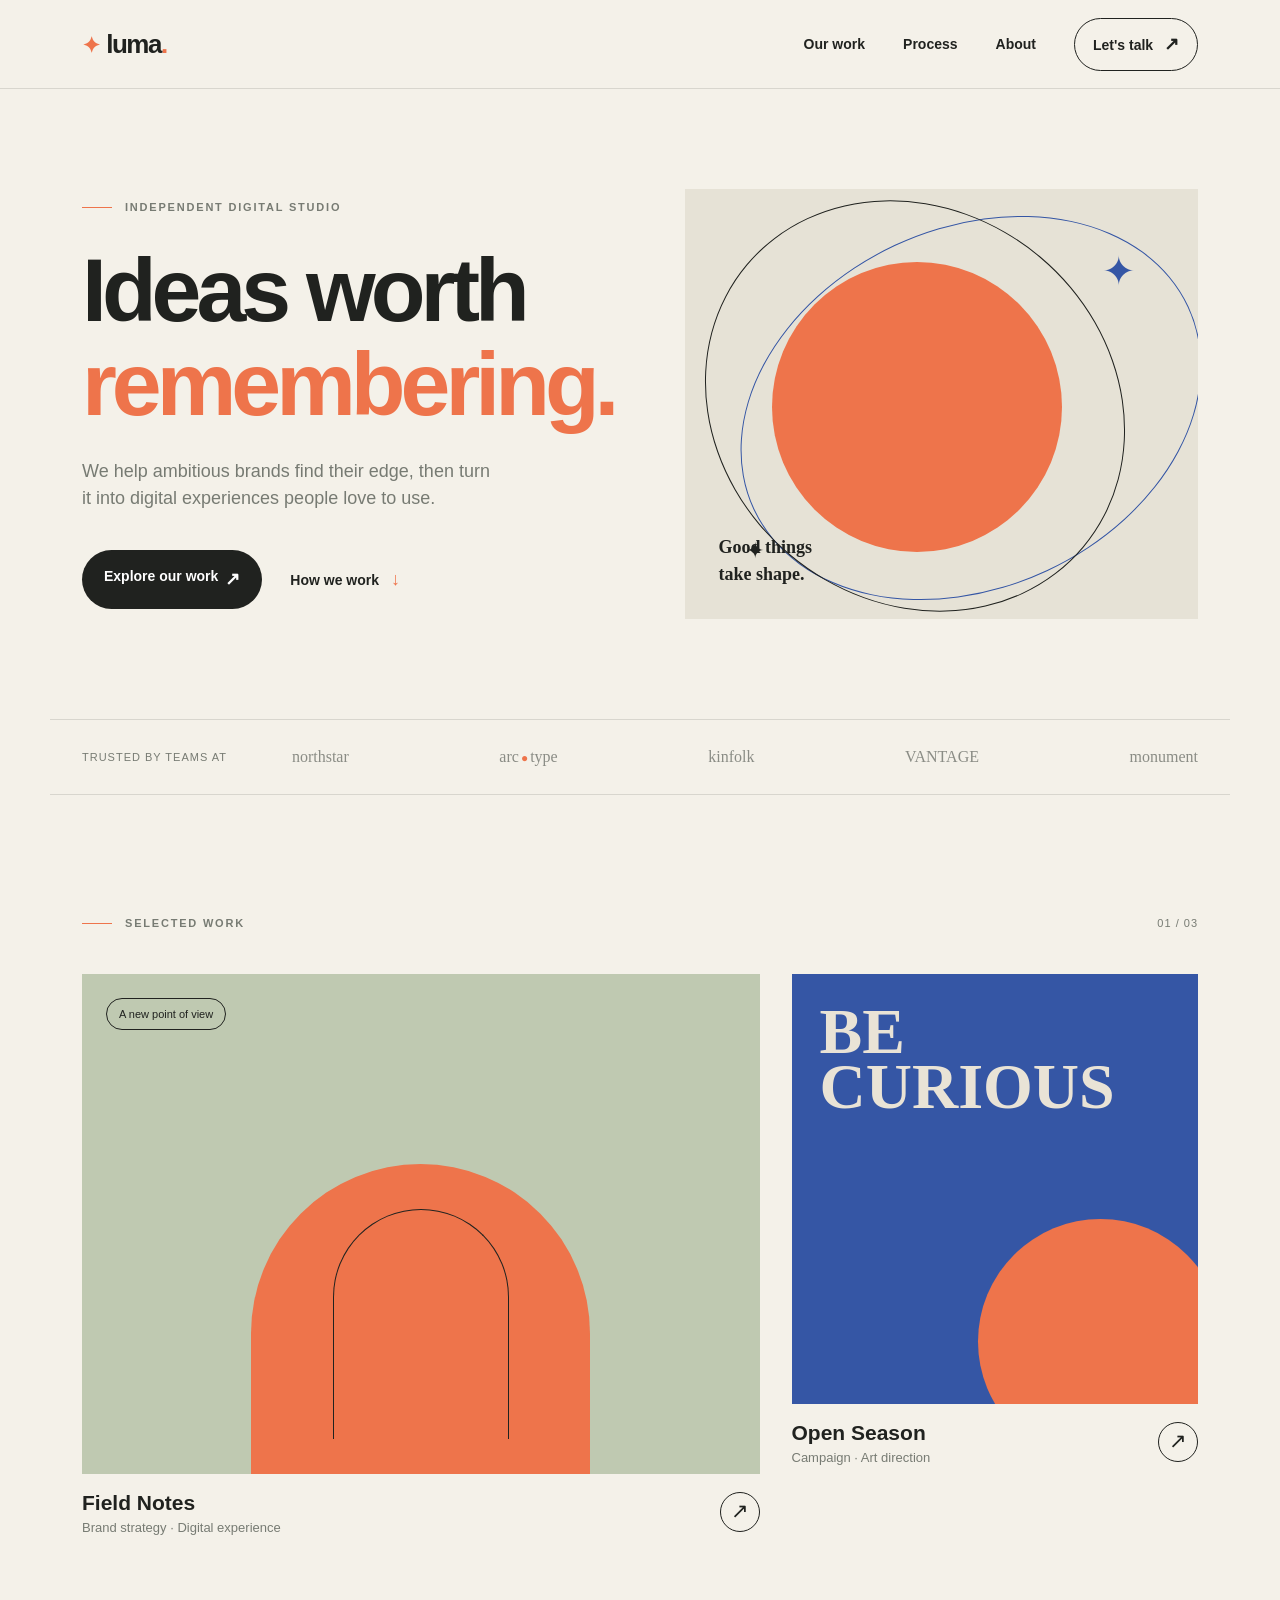
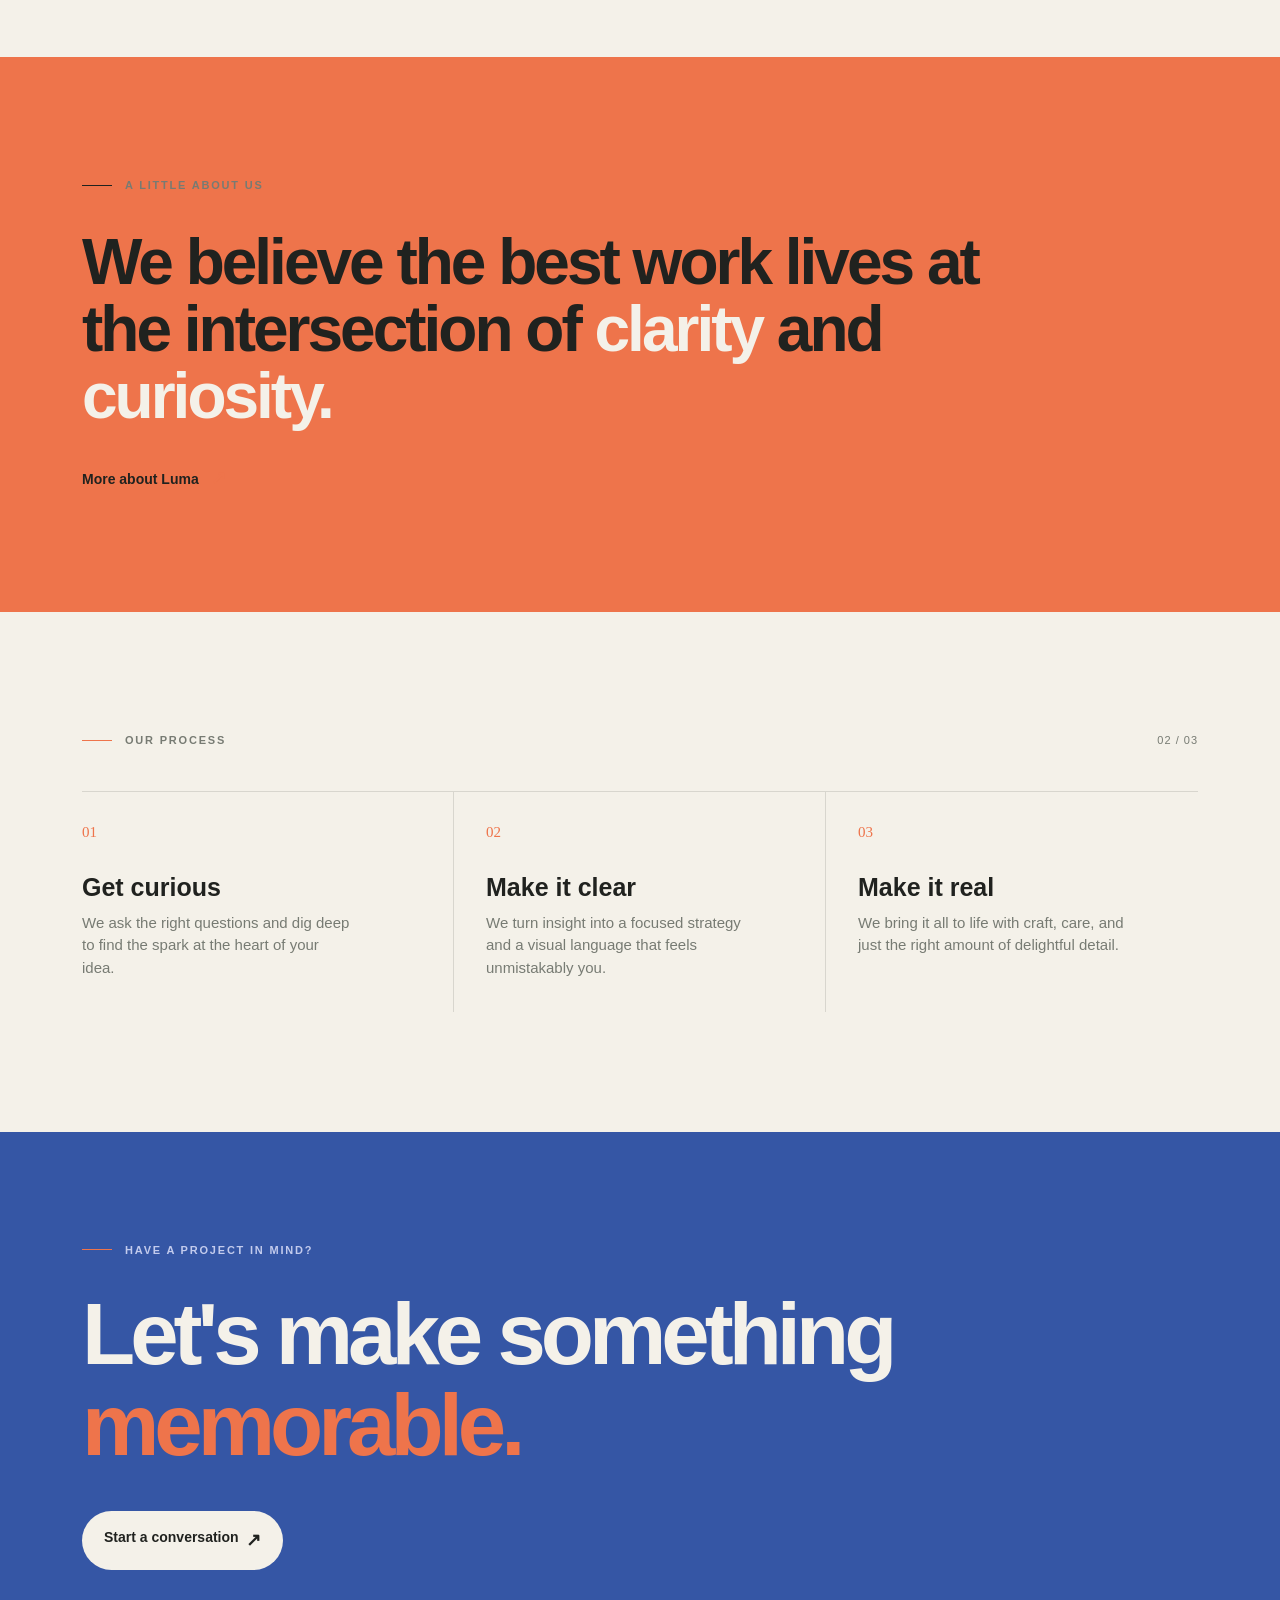
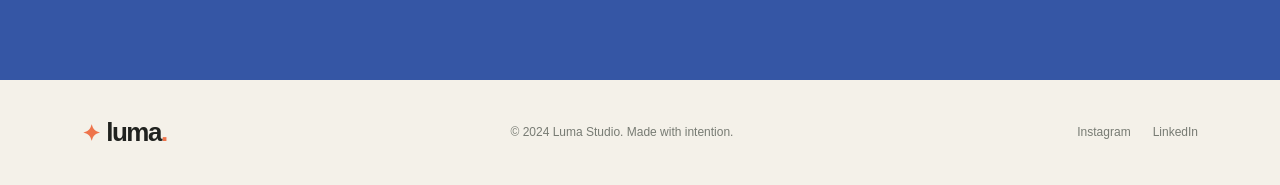
<file: Pr2/index.html>
<!DOCTYPE html>
<html lang="en">
<head>
  <meta charset="UTF-8">
  <meta name="viewport" content="width=device-width, initial-scale=1.0">
  <meta name="description" content="Luma helps growing teams turn bold ideas into beautiful digital products.">
  <title>Luma — Make your next move</title>
  <link rel="stylesheet" href="style.css">
</head>
<body>
  <header class="site-header" id="top">
    <nav class="nav container" aria-label="Main navigation">
      <a class="logo" href="#top" aria-label="Luma home">
        <span class="logo-mark">✦</span> luma<span class="logo-dot">.</span>
      </a>
      <button class="menu-toggle" type="button" aria-label="Open menu" aria-expanded="false">
        <span></span><span></span><span></span>
      </button>
      <div class="nav-links">
        <a href="#work">Our work</a>
        <a href="#process">Process</a>
        <a href="#about">About</a>
        <a class="nav-cta" href="#contact">Let's talk <span>↗</span></a>
      </div>
    </nav>
  </header>

  <main>
    <section class="hero container">
      <div class="hero-copy">
        <p class="eyebrow"><span class="eyebrow-line"></span> Independent digital studio</p>
        <h1>Ideas worth <em>remembering.</em></h1>
        <p class="hero-text">We help ambitious brands find their edge, then turn it into digital experiences people love to use.</p>
        <div class="hero-actions">
          <a class="button button-primary" href="#work">Explore our work <span>↗</span></a>
          <a class="text-link" href="#process">How we work <span>↓</span></a>
        </div>
      </div>
      <div class="hero-art" aria-label="Abstract orange and blue artwork">
        <div class="sun"></div>
        <div class="orbit orbit-one"></div>
        <div class="orbit orbit-two"></div>
        <div class="spark spark-one">✦</div>
        <div class="spark spark-two">✦</div>
        <div class="art-note">Good things<br>take shape.</div>
      </div>
    </section>

    <section class="trusted container" aria-label="Selected clients">
      <p>Trusted by teams at</p>
      <div class="client-list"><span>northstar</span><span>arc<span class="client-symbol">●</span>type</span><span>kinfolk</span><span>VANTAGE</span><span>monument</span></div>
    </section>

    <section class="section container" id="work">
      <div class="section-heading"><p class="eyebrow"><span class="eyebrow-line"></span> Selected work</p><span class="section-number">01 / 03</span></div>
      <div class="work-grid">
        <article class="project-card project-large">
          <div class="project-visual visual-sage"><span class="project-label">A new point of view</span><div class="visual-shape shape-arch"></div><div class="visual-shape shape-window"></div></div>
          <div class="project-meta"><div><h3>Field Notes</h3><p>Brand strategy · Digital experience</p></div><a href="#contact" aria-label="Learn about Field Notes">↗</a></div>
        </article>
        <article class="project-card project-small">
          <div class="project-visual visual-blue"><div class="blue-type">BE<br>CURIOUS</div><div class="blue-orb"></div></div>
          <div class="project-meta"><div><h3>Open Season</h3><p>Campaign · Art direction</p></div><a href="#contact" aria-label="Learn about Open Season">↗</a></div>
        </article>
      </div>
    </section>

    <section class="statement" id="about">
      <div class="container statement-inner"><p class="eyebrow"><span class="eyebrow-line"></span> A little about us</p><h2>We believe the best work lives at the intersection of <span>clarity</span> and <span>curiosity.</span></h2><a class="text-link light-link" href="#contact">More about Luma <span>↗</span></a></div>
    </section>

    <section class="section process-section container" id="process">
      <div class="section-heading"><p class="eyebrow"><span class="eyebrow-line"></span> Our process</p><span class="section-number">02 / 03</span></div>
      <div class="process-grid">
        <article class="process-step"><span class="step-number">01</span><h3>Get curious</h3><p>We ask the right questions and dig deep to find the spark at the heart of your idea.</p></article>
        <article class="process-step"><span class="step-number">02</span><h3>Make it clear</h3><p>We turn insight into a focused strategy and a visual language that feels unmistakably you.</p></article>
        <article class="process-step"><span class="step-number">03</span><h3>Make it real</h3><p>We bring it all to life with craft, care, and just the right amount of delightful detail.</p></article>
      </div>
    </section>

    <section class="contact-section" id="contact">
      <div class="container contact-inner"><p class="eyebrow"><span class="eyebrow-line"></span> Have a project in mind?</p><h2>Let's make something <em>memorable.</em></h2><a class="button button-light" href="mailto:hello@luma.studio">Start a conversation <span>↗</span></a></div>
    </section>
  </main>

  <footer class="footer container"><a class="logo" href="#top"><span class="logo-mark">✦</span> luma<span class="logo-dot">.</span></a><p>© 2024 Luma Studio. Made with intention.</p><div class="social-links"><a href="#top">Instagram</a><a href="#top">LinkedIn</a></div></footer>
  <script src="script.js"></script>
</body>
</html>
</file>
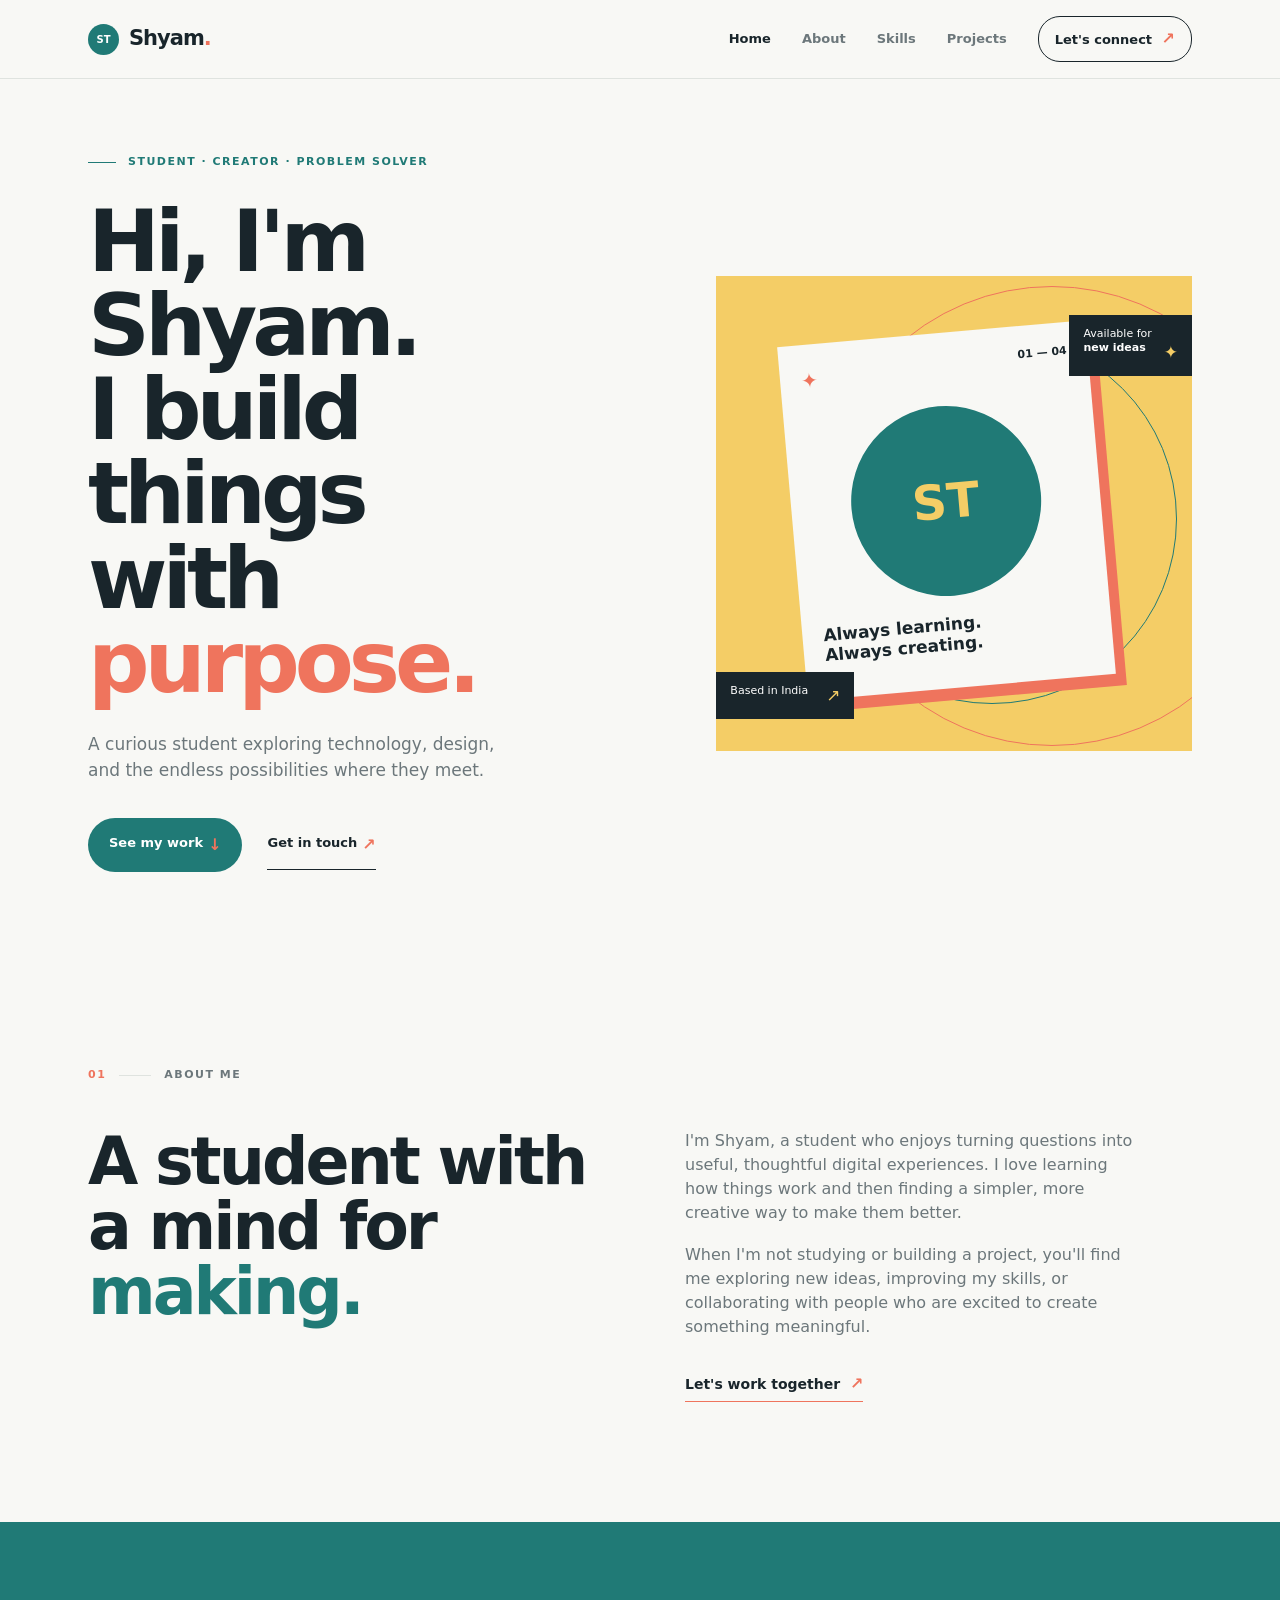
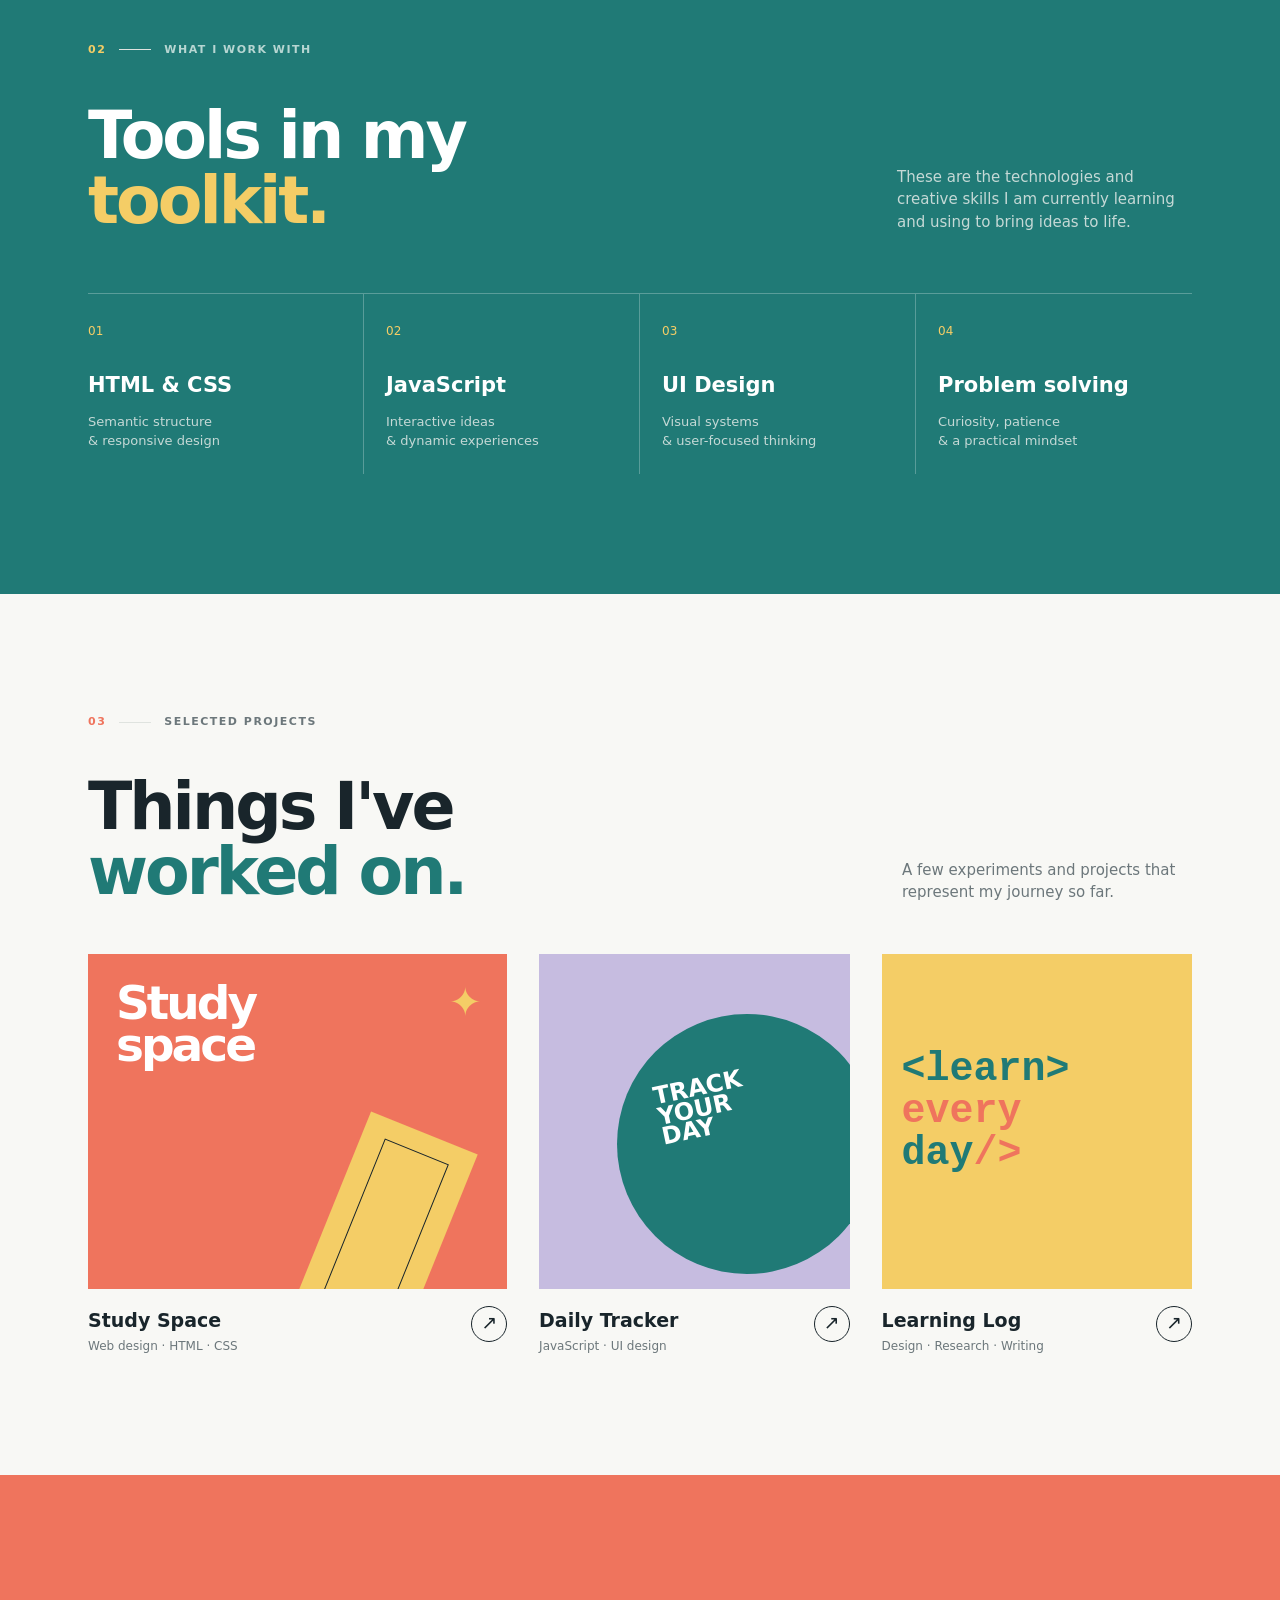
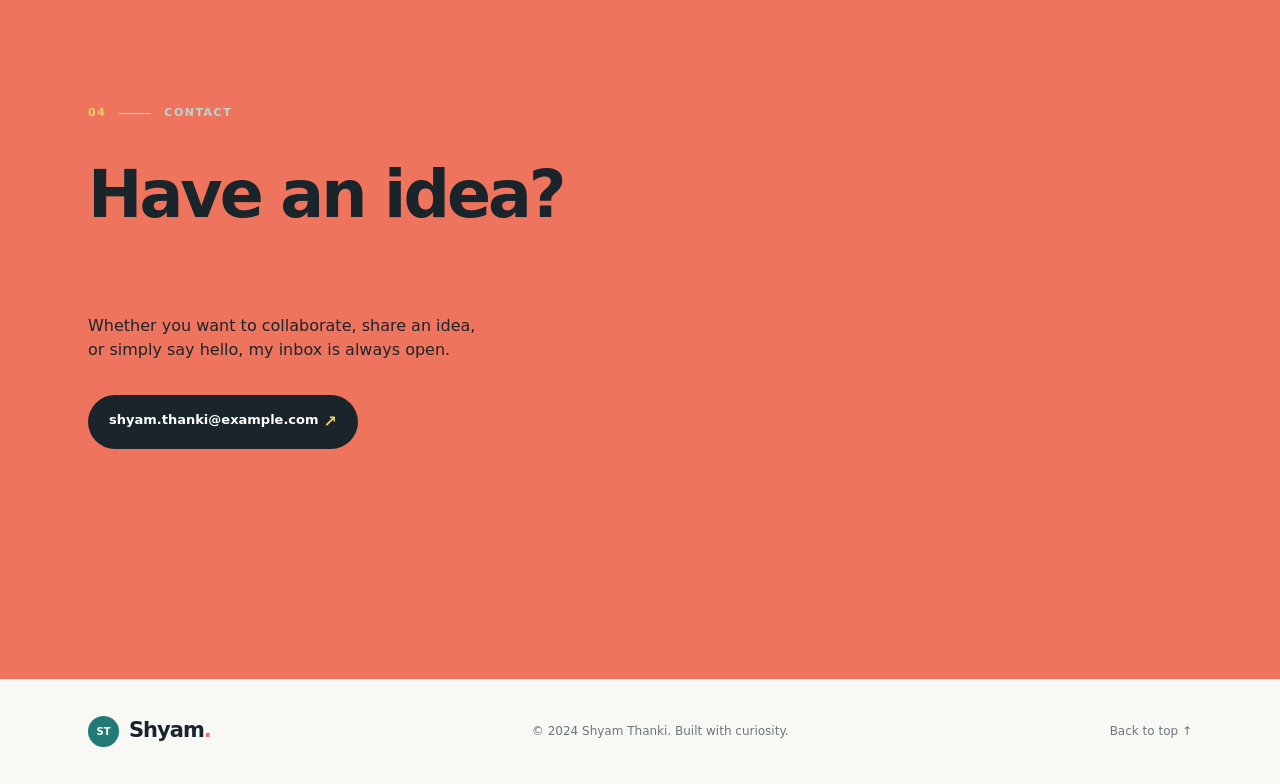
<file: Pr3/index.html>
<!DOCTYPE html>
<html lang="en">
<head>
  <meta charset="UTF-8">
  <meta name="viewport" content="width=device-width, initial-scale=1.0">
  <meta name="description" content="Shyam Thanki's student portfolio. Explore skills, projects, and ways to connect.">
  <title>Shyam Thanki | Student Portfolio</title>
  <link rel="stylesheet" href="style.css">
</head>
<body>
  <header class="site-header">
    <nav class="navbar container" aria-label="Main navigation">
      <a href="#home" class="brand"><span class="brand-mark">ST</span><span>Shyam<span class="accent">.</span></span></a>
      <button class="menu-toggle" type="button" aria-label="Open navigation menu" aria-expanded="false">
        <span></span><span></span><span></span>
      </button>
      <div class="nav-links">
        <a class="active" href="#home">Home</a>
        <a href="#about">About</a>
        <a href="#skills">Skills</a>
        <a href="#projects">Projects</a>
        <a href="#contact" class="nav-button">Let's connect <span>↗</span></a>
      </div>
    </nav>
  </header>

  <main>
    <section class="hero container" id="home">
      <div class="hero-content">
        <p class="eyebrow"><span></span> Student · Creator · Problem solver</p>
        <h1>Hi, I'm <strong>Shyam.</strong><br>I build things<br>with <em>purpose.</em></h1>
        <p class="hero-description">A curious student exploring technology, design, and the endless possibilities where they meet.</p>
        <div class="hero-actions">
          <a href="#projects" class="button primary-button">See my work <span>↓</span></a>
          <a href="#contact" class="button text-button">Get in touch <span>↗</span></a>
        </div>
      </div>
      <div class="hero-visual" aria-label="Abstract profile illustration">
        <div class="visual-ring ring-one"></div><div class="visual-ring ring-two"></div>
        <div class="visual-card"><div class="card-top"><span>✦</span><span>01 — 04</span></div><div class="portrait-shape"><span>ST</span></div><p>Always learning.<br>Always creating.</p></div>
        <div class="floating-tag tag-top">Available for<br><b>new ideas</b> <span>✦</span></div>
        <div class="floating-tag tag-bottom">Based in India <span>↗</span></div>
      </div>
    </section>

    <section class="about section container" id="about">
      <div class="section-label"><span>01</span><span class="label-line"></span><span>About me</span></div>
      <div class="about-content"><h2>A student with a mind for <span>making.</span></h2><div><p>I'm Shyam, a student who enjoys turning questions into useful, thoughtful digital experiences. I love learning how things work and then finding a simpler, more creative way to make them better.</p><p>When I'm not studying or building a project, you'll find me exploring new ideas, improving my skills, or collaborating with people who are excited to create something meaningful.</p><a class="inline-link" href="#contact">Let's work together <span>↗</span></a></div></div>
    </section>

    <section class="skills section" id="skills">
      <div class="container"><div class="section-label light-label"><span>02</span><span class="label-line"></span><span>What I work with</span></div><div class="skills-heading"><h2>Tools in my<br><em>toolkit.</em></h2><p>These are the technologies and creative skills I am currently learning and using to bring ideas to life.</p></div><div class="skill-list"><div class="skill-item"><span class="skill-number">01</span><h3>HTML & CSS</h3><p>Semantic structure<br>& responsive design</p></div><div class="skill-item"><span class="skill-number">02</span><h3>JavaScript</h3><p>Interactive ideas<br>& dynamic experiences</p></div><div class="skill-item"><span class="skill-number">03</span><h3>UI Design</h3><p>Visual systems<br>& user-focused thinking</p></div><div class="skill-item"><span class="skill-number">04</span><h3>Problem solving</h3><p>Curiosity, patience<br>& a practical mindset</p></div></div></div>
    </section>

    <section class="projects section container" id="projects">
      <div class="section-label"><span>03</span><span class="label-line"></span><span>Selected projects</span></div><div class="projects-heading"><h2>Things I've<br><span>worked on.</span></h2><p>A few experiments and projects that represent my journey so far.</p></div>
      <div class="project-grid">
        <article class="project project-main"><div class="project-art art-coral"><span class="art-title">Study<br>space</span><span class="art-star">✦</span><div class="art-window"></div></div><div class="project-info"><div><h3>Study Space</h3><p>Web design · HTML · CSS</p></div><a href="#contact" aria-label="Ask about Study Space">↗</a></div></article>
        <article class="project"><div class="project-art art-lilac"><div class="art-circle"></div><span class="art-label">TRACK<br>YOUR<br>DAY</span></div><div class="project-info"><div><h3>Daily Tracker</h3><p>JavaScript · UI design</p></div><a href="#contact" aria-label="Ask about Daily Tracker">↗</a></div></article>
        <article class="project"><div class="project-art art-yellow"><span class="art-code">&lt;learn&gt;<br><span>every</span><br>day<span>/&gt;</span></span></div><div class="project-info"><div><h3>Learning Log</h3><p>Design · Research · Writing</p></div><a href="#contact" aria-label="Ask about Learning Log">↗</a></div></article>
      </div>
    </section>

    <section class="contact section" id="contact"><div class="container contact-inner"><div class="section-label light-label"><span>04</span><span class="label-line"></span><span>Contact</span></div><h2>Have an idea?<br><em>Let's talk.</em></h2><p>Whether you want to collaborate, share an idea, or simply say hello, my inbox is always open.</p><a class="button light-button" href="mailto:shyam.thanki@example.com">shyam.thanki@example.com <span>↗</span></a></div></section>
  </main>

  <footer class="footer container"><a href="#home" class="brand"><span class="brand-mark">ST</span><span>Shyam<span class="accent">.</span></span></a><p>© 2024 Shyam Thanki. Built with curiosity.</p><div class="footer-links"><a href="#home">Back to top ↑</a></div></footer>
  <div class="toast" role="status" aria-live="polite">Thanks for reaching out!</div>
  <script src="script.js"></script>
</body>
</html>
</file>
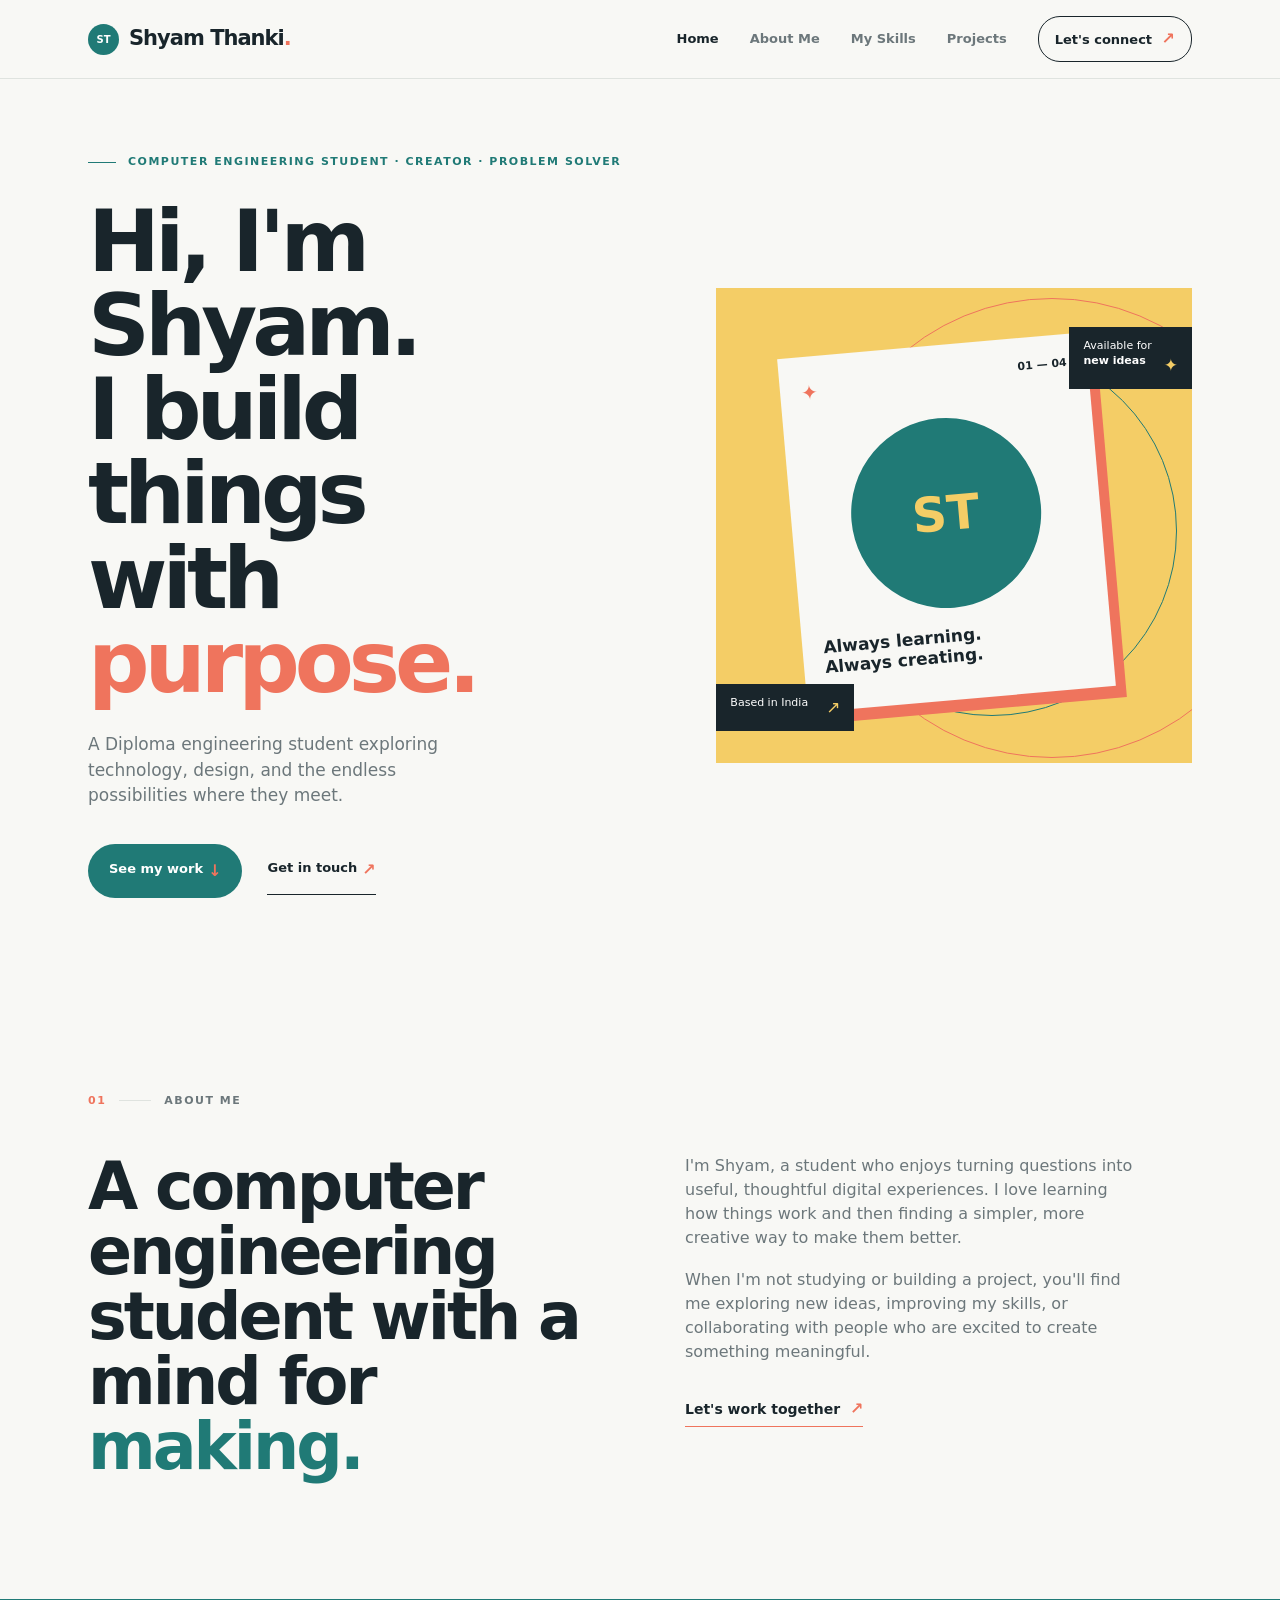
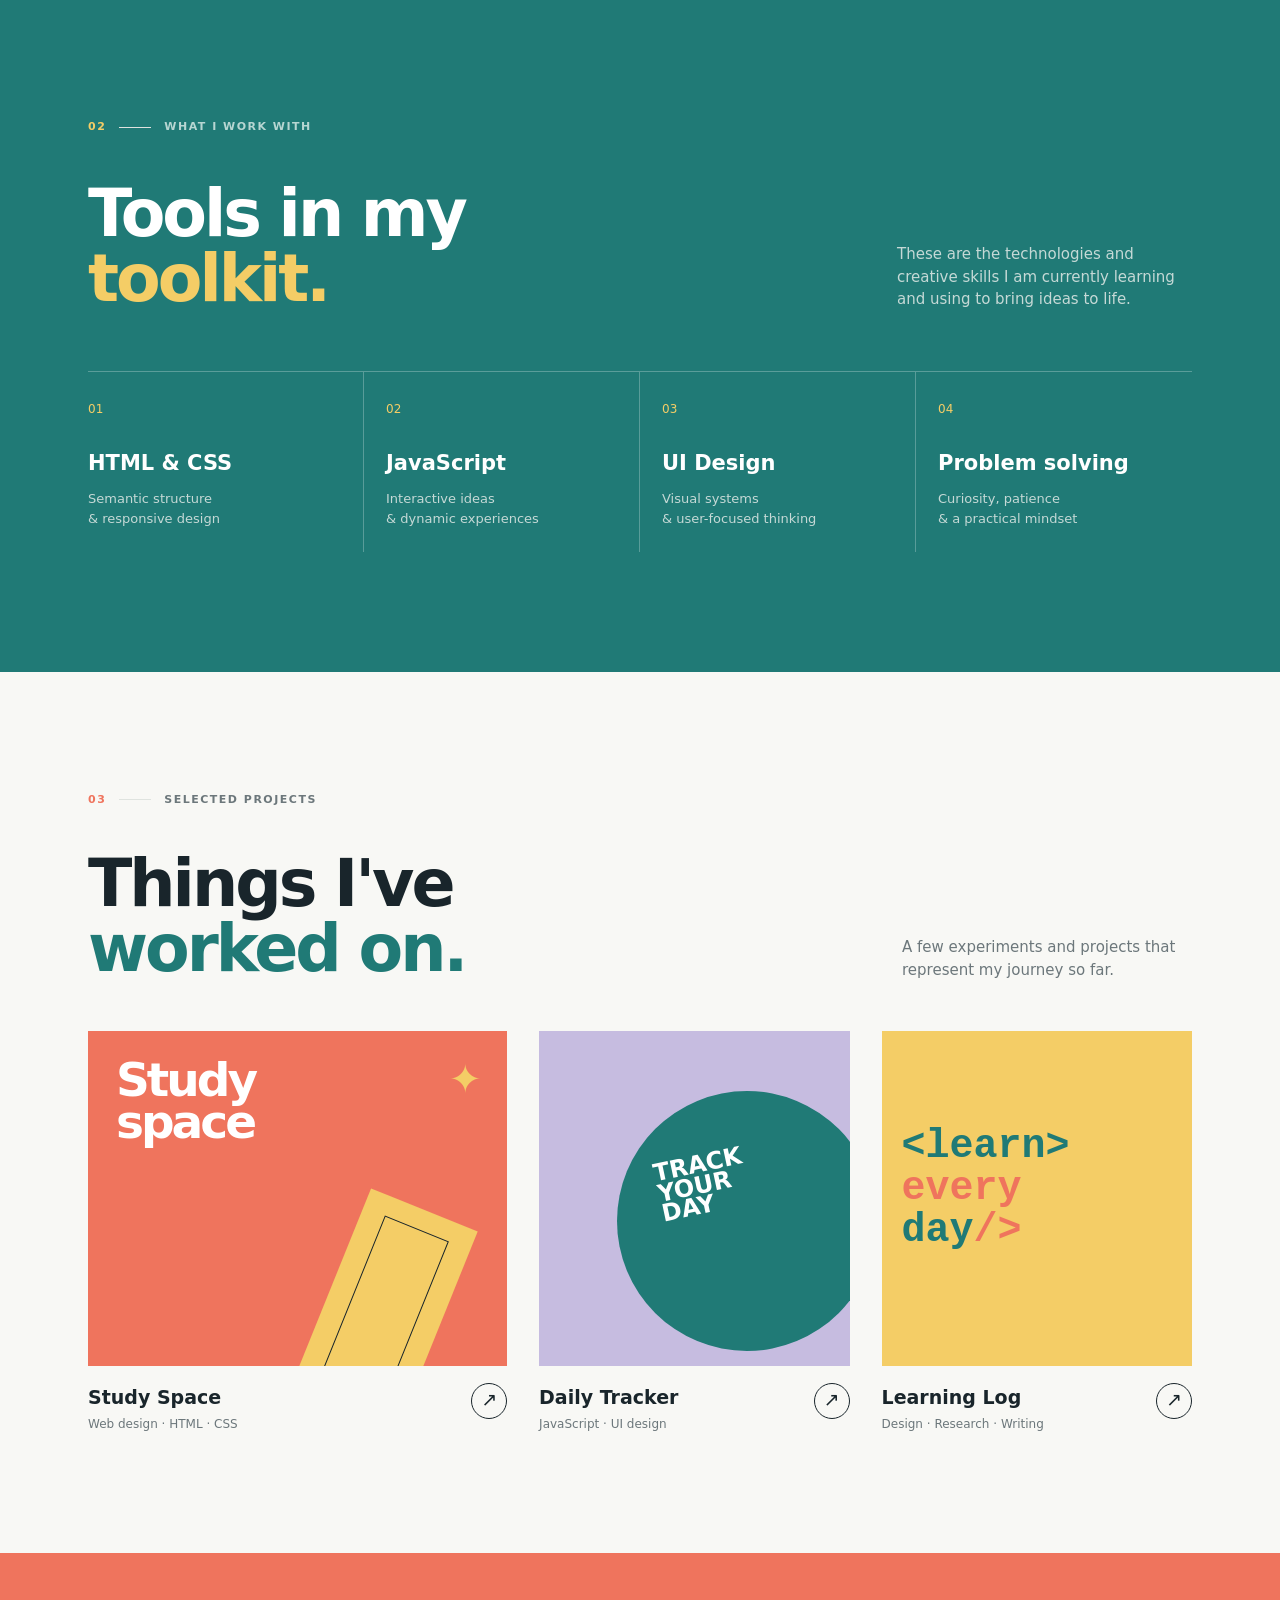
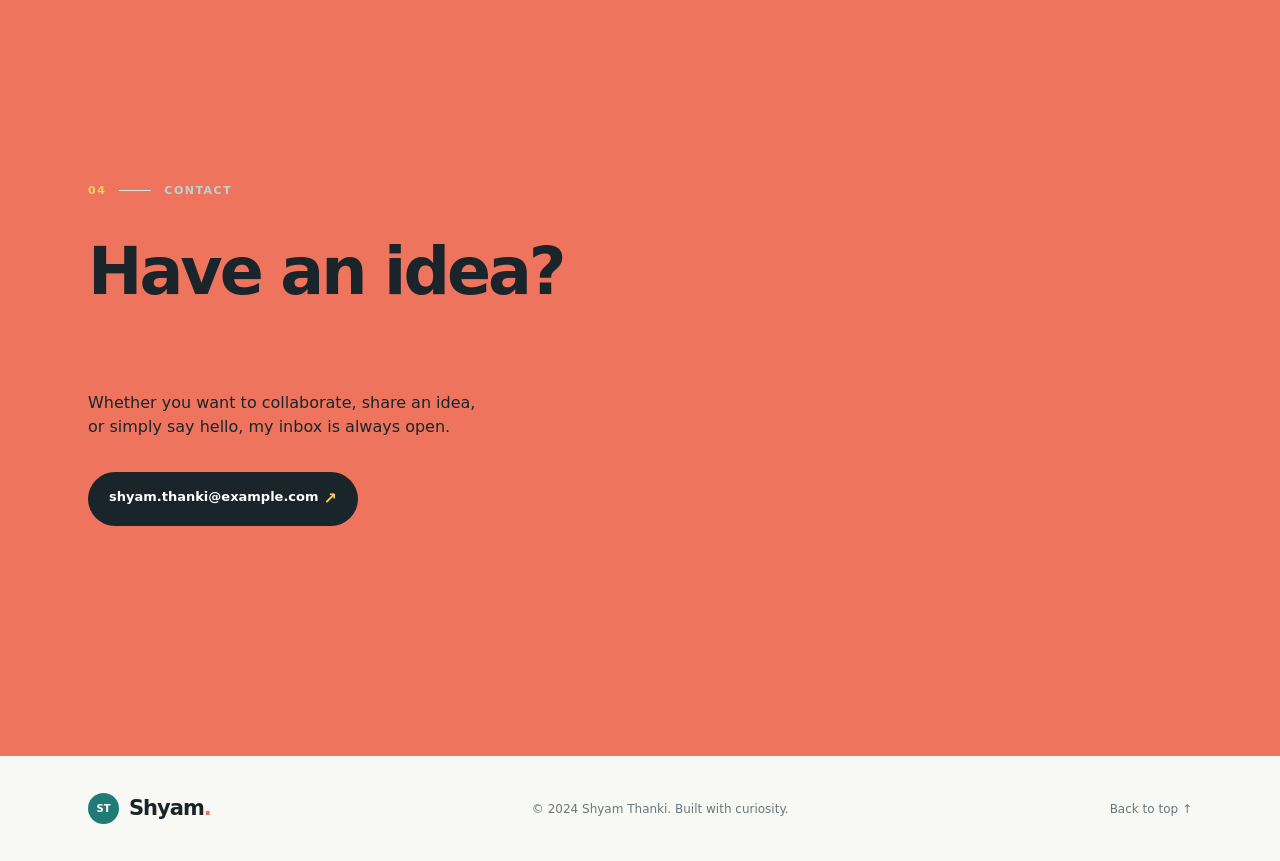
<file: Pr4/index.html>
<!DOCTYPE html>
<html lang="en">
<head>
  <meta charset="UTF-8">
  <meta name="viewport" content="width=device-width, initial-scale=1.0">
  <meta name="description" content="Shyam Thanki's student portfolio. Explore skills, projects, and ways to connect.">
  <title>Shyam D. Thanki | Student Portfolio</title>
  <link rel="stylesheet" href="style.css">
</head>
<body>
  <header class="site-header">
    <nav class="navbar container" aria-label="Main navigation">
      <a href="#home" class="brand"><span class="brand-mark">ST</span><span>Shyam Thanki<span class="accent">.</span></span></a>
      <button class="menu-toggle" type="button" aria-label="Open navigation menu" aria-expanded="false">
        <span></span><span></span><span></span>
      </button>
      <div class="nav-links">
        <a class="active" href="#home">Home</a>
        <a href="#about">About Me</a>
        <a href="#skills">My Skills</a>
        <a href="#projects">Projects</a>
        <a href="#contact" class="nav-button">Let's connect <span>↗</span></a>
      </div>
    </nav>
  </header>

  <main>
    <section class="hero container" id="home">
      <div class="hero-content">
        <p class="eyebrow"><span></span> Computer Engineering Student · Creator · Problem solver</p>
        <h1>Hi, I'm <strong>Shyam.</strong><br>I build things<br>with <em>purpose.</em></h1>
        <p class="hero-description">A Diploma engineering student exploring technology, design, and the endless possibilities where they meet.</p>
        <div class="hero-actions">
          <a href="#projects" class="button primary-button">See my work <span>↓</span></a>
          <a href="#contact" class="button text-button">Get in touch <span>↗</span></a>
        </div>
      </div>
      <div class="hero-visual" aria-label="Abstract profile illustration">
        <div class="visual-ring ring-one"></div><div class="visual-ring ring-two"></div>
        <div class="visual-card"><div class="card-top"><span>✦</span><span>01 — 04</span></div><div class="portrait-shape"><span>ST</span></div><p>Always learning.<br>Always creating.</p></div>
        <div class="floating-tag tag-top">Available for<br><b>new ideas</b> <span>✦</span></div>
        <div class="floating-tag tag-bottom">Based in India <span>↗</span></div>
      </div>
    </section>

    <section class="about section container" id="about">
      <div class="section-label"><span>01</span><span class="label-line"></span><span>About me</span></div>
      <div class="about-content"><h2>A computer engineering student with a mind for <span>making.</span></h2><div><p>I'm Shyam, a student who enjoys turning questions into useful, thoughtful digital experiences. I love learning how things work and then finding a simpler, more creative way to make them better.</p><p>When I'm not studying or building a project, you'll find me exploring new ideas, improving my skills, or collaborating with people who are excited to create something meaningful.</p><a class="inline-link" href="#contact">Let's work together <span>↗</span></a></div></div>
    </section>

    <section class="skills section" id="skills">
      <div class="container"><div class="section-label light-label"><span>02</span><span class="label-line"></span><span>What I work with</span></div><div class="skills-heading"><h2>Tools in my<br><em>toolkit.</em></h2><p>These are the technologies and creative skills I am currently learning and using to bring ideas to life.</p></div><div class="skill-list"><div class="skill-item"><span class="skill-number">01</span><h3>HTML & CSS</h3><p>Semantic structure<br>& responsive design</p></div><div class="skill-item"><span class="skill-number">02</span><h3>JavaScript</h3><p>Interactive ideas<br>& dynamic experiences</p></div><div class="skill-item"><span class="skill-number">03</span><h3>UI Design</h3><p>Visual systems<br>& user-focused thinking</p></div><div class="skill-item"><span class="skill-number">04</span><h3>Problem solving</h3><p>Curiosity, patience<br>& a practical mindset</p></div></div></div>
    </section>

    <section class="projects section container" id="projects">
      <div class="section-label"><span>03</span><span class="label-line"></span><span>Selected projects</span></div><div class="projects-heading"><h2>Things I've<br><span>worked on.</span></h2><p>A few experiments and projects that represent my journey so far.</p></div>
      <div class="project-grid">
        <article class="project project-main"><div class="project-art art-coral"><span class="art-title">Study<br>space</span><span class="art-star">✦</span><div class="art-window"></div></div><div class="project-info"><div><h3>Study Space</h3><p>Web design · HTML · CSS</p></div><a href="#contact" aria-label="Ask about Study Space">↗</a></div></article>
        <article class="project"><div class="project-art art-lilac"><div class="art-circle"></div><span class="art-label">TRACK<br>YOUR<br>DAY</span></div><div class="project-info"><div><h3>Daily Tracker</h3><p>JavaScript · UI design</p></div><a href="#contact" aria-label="Ask about Daily Tracker">↗</a></div></article>
        <article class="project"><div class="project-art art-yellow"><span class="art-code">&lt;learn&gt;<br><span>every</span><br>day<span>/&gt;</span></span></div><div class="project-info"><div><h3>Learning Log</h3><p>Design · Research · Writing</p></div><a href="#contact" aria-label="Ask about Learning Log">↗</a></div></article>
      </div>
    </section>

    <section class="contact section" id="contact"><div class="container contact-inner"><div class="section-label light-label"><span>04</span><span class="label-line"></span><span>Contact</span></div><h2>Have an idea?<br><em>Let's talk.</em></h2><p>Whether you want to collaborate, share an idea, or simply say hello, my inbox is always open.</p><a class="button light-button" href="mailto:shyam.thanki@example.com">shyam.thanki@example.com <span>↗</span></a></div></section>
  </main>

  <footer class="footer container"><a href="#home" class="brand"><span class="brand-mark">ST</span><span>Shyam<span class="accent">.</span></span></a><p>© 2024 Shyam Thanki. Built with curiosity.</p><div class="footer-links"><a href="#home">Back to top ↑</a></div></footer>
  <div class="toast" role="status" aria-live="polite">Thanks for reaching out!</div>
  <script src="script.js"></script>
</body>
</html>
</file>
<file: Pr2/style.css>
:root { --ink: #20221f; --muted: #777b73; --cream: #f4f1e9; --orange: #ee744b; --blue: #3556a5; --line: #d8d6ce; }
* { box-sizing: border-box; margin: 0; padding: 0; }
html { scroll-behavior: smooth; }
body { background: var(--cream); color: var(--ink); font-family: "DM Sans", sans-serif; line-height: 1.5; }
a { color: inherit; text-decoration: none; }
.container { margin: 0 auto; max-width: 1180px; padding-left: 32px; padding-right: 32px; }
.site-header { border-bottom: 1px solid var(--line); }
.nav { align-items: center; display: flex; justify-content: space-between; min-height: 88px; }
.logo { font-family: "Space Grotesk", sans-serif; font-size: 26px; font-weight: 700; letter-spacing: -1.5px; }
.logo-mark { color: var(--orange); font-size: 22px; margin-right: 2px; }
.logo-dot { color: var(--orange); }
.nav-links { align-items: center; display: flex; gap: 38px; font-size: 14px; font-weight: 600; }
.nav-links a:not(.nav-cta), .social-links a, .text-link { transition: color .2s ease; }
.nav-links a:not(.nav-cta):hover, .social-links a:hover, .text-link:hover { color: var(--orange); }
.nav-cta { border: 1px solid var(--ink); border-radius: 30px; padding: 12px 18px; transition: background .2s, color .2s; }
.nav-cta:hover { background: var(--ink); color: var(--cream); }
.nav-cta span, .button span { font-size: 18px; margin-left: 7px; }
.menu-toggle { background: transparent; border: 0; cursor: pointer; display: none; }
.menu-toggle span { background: var(--ink); display: block; height: 2px; margin: 5px; width: 24px; }
.hero { align-items: center; display: grid; gap: 70px; grid-template-columns: 1fr 1fr; min-height: 630px; padding-bottom: 70px; padding-top: 70px; }
.eyebrow { align-items: center; color: var(--muted); display: flex; font-size: 11px; font-weight: 700; letter-spacing: 1.8px; text-transform: uppercase; }
.eyebrow-line { background: var(--orange); display: inline-block; height: 1px; margin-right: 13px; width: 30px; }
h1, h2, h3 { font-family: "Space Grotesk", sans-serif; line-height: 1.05; }
h1 { font-size: clamp(55px, 7vw, 92px); letter-spacing: -5px; margin: 27px 0; max-width: 650px; }
h1 em, .contact-section em { color: var(--orange); font-style: normal; }
.hero-text { color: var(--muted); font-size: 18px; max-width: 415px; }
.hero-actions { align-items: center; display: flex; gap: 28px; margin-top: 38px; }
.button { border-radius: 30px; display: inline-flex; font-size: 14px; font-weight: 700; padding: 16px 22px; transition: transform .2s, box-shadow .2s; }
.button:hover { box-shadow: 0 8px 22px #20221f24; transform: translateY(-2px); }
.button-primary { background: var(--ink); color: white; }
.text-link { font-size: 14px; font-weight: 700; }
.text-link span { color: var(--orange); font-size: 18px; margin-left: 8px; }
.hero-art { background: #e6e2d6; height: 430px; overflow: hidden; position: relative; }
.sun { background: var(--orange); border-radius: 50%; height: 290px; left: 17%; position: absolute; top: 17%; width: 290px; }
.orbit { border: 1px solid var(--blue); border-radius: 50%; height: 360px; left: 9%; position: absolute; top: 9%; transform: rotate(-25deg); width: 480px; }
.orbit-two { border-color: var(--ink); height: 390px; left: 2%; top: 5%; transform: rotate(40deg); width: 440px; }
.spark { color: var(--blue); font-size: 40px; position: absolute; }.spark-one { right: 12%; top: 12%; }.spark-two { bottom: 12%; color: var(--ink); left: 12%; font-size: 22px; }
.art-note { bottom: 31px; color: var(--ink); font-family: "Space Grotesk"; font-size: 18px; font-weight: 600; left: 34px; position: absolute; }
.trusted { align-items: center; border-bottom: 1px solid var(--line); border-top: 1px solid var(--line); display: flex; gap: 65px; padding-bottom: 25px; padding-top: 25px; }
.trusted p { color: var(--muted); font-size: 11px; text-transform: uppercase; letter-spacing: 1px; white-space: nowrap; }.client-list { align-items: center; color: #8a8c85; display: flex; flex: 1; font-family: "Space Grotesk"; font-size: 16px; justify-content: space-between; }.client-symbol { color: var(--orange); font-size: 12px; margin: 0 2px; }
.section { padding-bottom: 120px; padding-top: 120px; }.section-heading { align-items: center; display: flex; justify-content: space-between; margin-bottom: 42px; }.section-number { color: var(--muted); font-size: 11px; letter-spacing: 1px; }
.work-grid { align-items: start; display: grid; gap: 32px; grid-template-columns: 1.25fr .75fr; }.project-visual { height: 430px; overflow: hidden; position: relative; }.visual-sage { background: #bfc9b1; }.project-large .project-visual { height: 500px; }.project-label { border: 1px solid var(--ink); border-radius: 20px; font-size: 11px; left: 24px; padding: 7px 12px; position: absolute; top: 24px; }.shape-arch { background: var(--orange); border-radius: 180px 180px 0 0; bottom: -30px; height: 340px; left: 25%; position: absolute; width: 50%; }.shape-window { border: 1px solid var(--ink); border-bottom: 0; border-radius: 120px 120px 0 0; bottom: 35px; height: 230px; left: 37%; position: absolute; width: 26%; }.visual-blue { background: var(--blue); }.blue-type { color: #e9e3d6; font-family: "Space Grotesk"; font-size: clamp(42px, 5vw, 65px); font-weight: 700; left: 28px; line-height: .86; position: absolute; top: 30px; }.blue-orb { background: var(--orange); border-radius: 50%; bottom: -60px; height: 245px; position: absolute; right: -25px; width: 245px; }.project-meta { align-items: flex-start; display: flex; justify-content: space-between; padding-top: 18px; }.project-meta h3 { font-size: 21px; margin-bottom: 4px; }.project-meta p { color: var(--muted); font-size: 13px; }.project-meta a { border: 1px solid var(--ink); border-radius: 50%; font-size: 21px; height: 40px; line-height: 36px; text-align: center; width: 40px; transition: background .2s, color .2s; }.project-meta a:hover { background: var(--ink); color: var(--cream); }
.statement { background: var(--orange); color: var(--ink); }.statement-inner { padding-bottom: 120px; padding-top: 120px; }.statement .eyebrow-line { background: var(--ink); }.statement h2 { font-size: clamp(38px, 5vw, 64px); letter-spacing: -3px; margin: 35px 0; max-width: 950px; }.statement h2 span { color: var(--cream); }.light-link { color: var(--ink); }
.process-section { padding-bottom: 120px; }.process-grid { border-top: 1px solid var(--line); display: grid; grid-template-columns: repeat(3, 1fr); }.process-step { border-right: 1px solid var(--line); min-height: 220px; padding: 28px 32px 20px 0; }.process-step + .process-step { padding-left: 32px; }.process-step:last-child { border-right: 0; }.step-number { color: var(--orange); font-family: "Space Grotesk"; font-size: 15px; }.process-step h3 { font-size: 25px; margin: 30px 0 12px; }.process-step p { color: var(--muted); font-size: 15px; max-width: 270px; }
.contact-section { background: var(--blue); color: var(--cream); }.contact-inner { padding-bottom: 110px; padding-top: 110px; }.contact-section .eyebrow { color: #c3cbed; }.contact-section h2 { font-size: clamp(46px, 7vw, 87px); letter-spacing: -5px; margin: 30px 0 40px; max-width: 850px; }.button-light { background: var(--cream); color: var(--ink); }.footer { align-items: center; display: flex; justify-content: space-between; min-height: 105px; }.footer p, .social-links { color: var(--muted); font-size: 12px; }.social-links { display: flex; gap: 22px; }
@media (max-width: 700px) { .container { padding-left: 22px; padding-right: 22px; }.nav { min-height: 72px; }.menu-toggle { display: block; z-index: 3; }.nav-links { align-items: flex-start; background: var(--cream); border-bottom: 1px solid var(--line); display: flex; flex-direction: column; gap: 26px; left: 0; opacity: 0; padding: 95px 22px 35px; pointer-events: none; position: absolute; right: 0; top: 0; transform: translateY(-10px); transition: opacity .2s, transform .2s; z-index: 2; }.nav-links.open { opacity: 1; pointer-events: auto; transform: translateY(0); }.nav-cta { margin-top: 4px; }.hero { display: flex; flex-direction: column; gap: 42px; min-height: auto; padding-bottom: 70px; padding-top: 60px; }.hero-copy { width: 100%; }.hero-art { height: 330px; width: 100%; }.sun { height: 220px; width: 220px; }.orbit { height: 280px; width: 370px; }.trusted { align-items: flex-start; flex-direction: column; gap: 18px; }.client-list { flex-wrap: wrap; gap: 20px 28px; justify-content: flex-start; }.section { padding-bottom: 80px; padding-top: 80px; }.work-grid { display: block; }.project-card + .project-card { margin-top: 48px; }.project-large .project-visual, .project-visual { height: 350px; }.statement-inner, .contact-inner { padding-bottom: 80px; padding-top: 80px; }.statement h2, .contact-section h2 { letter-spacing: -2px; }.process-grid { display: block; }.process-step, .process-step + .process-step { border-bottom: 1px solid var(--line); border-right: 0; min-height: 0; padding: 25px 0; }.process-step:last-child { border-bottom: 0; }.process-step h3 { margin: 18px 0 8px; }.footer { align-items: flex-start; flex-direction: column; gap: 18px; justify-content: center; padding-bottom: 30px; padding-top: 30px; }.hero-actions { align-items: flex-start; flex-direction: column; gap: 22px; } }
</file>
<file: Pr3/style.css>
:root { --ink:#19252b; --muted:#6c777b; --paper:#f8f8f5; --line:#dfe3df; --teal:#207a76; --coral:#ef745d; --lilac:#c6bce0; --yellow:#f4cd66; }
* { box-sizing:border-box; margin:0; padding:0; }
html { scroll-behavior:smooth; }
body { background:var(--paper); color:var(--ink); font-family:Inter,ui-sans-serif,system-ui,-apple-system,"Segoe UI",sans-serif; line-height:1.5; }
a { color:inherit; text-decoration:none; }
.container { margin:0 auto; max-width:1160px; padding-left:28px; padding-right:28px; }
.site-header { background:rgba(248,248,245,.92); border-bottom:1px solid var(--line); position:sticky; top:0; z-index:10; }
.navbar { align-items:center; display:flex; justify-content:space-between; min-height:78px; }
.brand { align-items:center; display:flex; font-size:21px; font-weight:800; gap:10px; letter-spacing:-1px; }
.brand-mark { align-items:center; background:var(--teal); border-radius:50%; color:#fff; display:inline-flex; font-size:10px; height:31px; justify-content:center; letter-spacing:0; width:31px; }
.accent, em { color:var(--coral); font-style:normal; }
.nav-links { align-items:center; display:flex; gap:31px; font-size:13px; font-weight:600; }.nav-links a:not(.nav-button) { color:var(--muted); transition:color .2s; }.nav-links a:not(.nav-button):hover,.nav-links a.active { color:var(--ink); }.nav-button { border:1px solid var(--ink); border-radius:22px; padding:10px 16px; transition:background .2s,color .2s; }.nav-button:hover { background:var(--ink); color:#fff; }.nav-button span,.button span,.inline-link span { color:var(--coral); font-size:16px; margin-left:5px; }.menu-toggle { background:transparent; border:0; cursor:pointer; display:none; }.menu-toggle span { background:var(--ink); display:block; height:2px; margin:5px 0; width:24px; }
.hero { align-items:center; display:grid; gap:70px; grid-template-columns:1.08fr .92fr; min-height:670px; padding-bottom:75px; padding-top:75px; }.eyebrow { align-items:center; color:var(--teal); display:flex; font-size:11px; font-weight:700; letter-spacing:1.5px; text-transform:uppercase; }.eyebrow span { background:var(--teal); height:1px; margin-right:12px; width:28px; }.hero h1 { font-size:clamp(52px,6.8vw,86px); letter-spacing:-5px; line-height:.98; margin:28px 0; }.hero-description { color:var(--muted); font-size:17px; max-width:410px; }.hero-actions { align-items:center; display:flex; gap:25px; margin-top:35px; }.button { border-radius:28px; display:inline-flex; font-size:13px; font-weight:700; padding:15px 21px; transition:box-shadow .2s,transform .2s; }.button:hover { box-shadow:0 8px 18px #19252b20; transform:translateY(-2px); }.primary-button { background:var(--teal); color:#fff; }.text-button { border-bottom:1px solid var(--ink); border-radius:0; padding:12px 0; }
.hero-visual { background:var(--yellow); height:475px; overflow:hidden; position:relative; }.visual-ring { border:1px solid var(--coral); border-radius:50%; height:460px; position:absolute; right:-90px; top:10px; width:460px; }.ring-two { border-color:var(--teal); height:370px; right:15px; top:58px; width:370px; }.visual-card { background:var(--paper); box-shadow:10px 12px 0 var(--coral); height:355px; left:16%; padding:21px; position:absolute; top:57px; transform:rotate(-5deg); width:65%; }.card-top { display:flex; font-size:11px; font-weight:700; justify-content:space-between; }.card-top span:first-child { color:var(--coral); font-size:20px; }.portrait-shape { align-items:center; background:var(--teal); border-radius:50%; color:var(--yellow); display:flex; font-size:48px; font-weight:800; height:190px; justify-content:center; margin:22px auto 18px; width:190px; }.visual-card p { font-size:17px; font-weight:700; line-height:1.2; }.floating-tag { background:var(--ink); color:#fff; font-size:11px; line-height:1.35; padding:12px 14px; position:absolute; }.floating-tag span { color:var(--yellow); float:right; font-size:17px; margin-left:18px; }.tag-top { right:0; top:39px; }.tag-bottom { bottom:32px; left:0; }
.section { padding-bottom:120px; padding-top:120px; }.section-label { align-items:center; color:var(--muted); display:flex; font-size:11px; font-weight:700; gap:13px; letter-spacing:1.5px; text-transform:uppercase; }.section-label > span:first-child { color:var(--coral); }.label-line { background:var(--line); height:1px; width:32px; }.about-content { display:grid; gap:90px; grid-template-columns:1fr 1fr; margin-top:45px; }.about h2,.skills h2,.projects h2,.contact h2 { font-size:clamp(38px,5.1vw,65px); letter-spacing:-3px; line-height:1; }.about h2 span,.projects h2 span { color:var(--teal); }.about-content p { color:var(--muted); font-size:16px; margin-bottom:18px; max-width:450px; }.inline-link { border-bottom:1px solid var(--coral); display:inline-block; font-size:14px; font-weight:700; margin-top:15px; padding-bottom:5px; }
.skills { background:var(--teal); color:#fff; }.light-label { color:#b7d6d2; }.light-label > span:first-child { color:var(--yellow); }.skills-heading { align-items:end; display:flex; justify-content:space-between; margin:45px 0 60px; }.skills h2 em { color:var(--yellow); }.skills-heading p { color:#c5d9d6; font-size:15px; max-width:295px; }.skill-list { border-top:1px solid #ffffff42; display:grid; grid-template-columns:repeat(4,1fr); }.skill-item { border-right:1px solid #ffffff42; min-height:180px; padding:24px 22px 20px 0; }.skill-item + .skill-item { padding-left:22px; }.skill-item:last-child { border:0; }.skill-number { color:var(--yellow); font-size:12px; }.skill-item h3 { font-size:21px; margin:28px 0 10px; }.skill-item p { color:#c5d9d6; font-size:13px; }
.projects-heading { align-items:end; display:flex; justify-content:space-between; margin:43px 0 50px; }.projects-heading p { color:var(--muted); font-size:15px; max-width:290px; }.project-grid { display:grid; gap:32px; grid-template-columns:1.35fr 1fr 1fr; }.project-art { height:335px; overflow:hidden; position:relative; }.art-coral { background:var(--coral); }.art-title { color:#fff; font-size:47px; font-weight:800; left:28px; letter-spacing:-3px; line-height:.9; position:absolute; top:28px; }.art-star { color:var(--yellow); font-size:40px; position:absolute; right:25px; top:18px; }.art-window { background:var(--yellow); bottom:-80px; height:245px; position:absolute; right:17%; transform:rotate(22deg); width:115px; }.art-window:after { border:1px solid var(--ink); content:""; height:205px; left:23px; position:absolute; top:20px; width:67px; }.art-lilac { background:var(--lilac); }.art-circle { background:var(--teal); border-radius:50%; height:260px; left:25%; position:absolute; top:60px; width:260px; }.art-label { color:#fff; font-size:24px; font-weight:800; left:38%; line-height:.86; position:absolute; top:123px; transform:rotate(-12deg); }.art-yellow { background:var(--yellow); }.art-code { color:var(--teal); font-family:monospace; font-size:40px; font-weight:800; left:20px; line-height:1.05; position:absolute; top:95px; }.art-code span { color:var(--coral); }.project-info { align-items:start; display:flex; justify-content:space-between; padding-top:17px; }.project-info h3 { font-size:19px; }.project-info p { color:var(--muted); font-size:12px; margin-top:3px; }.project-info a { border:1px solid var(--ink); border-radius:50%; font-size:19px; height:36px; line-height:31px; text-align:center; width:36px; }.project-info a:hover { background:var(--ink); color:#fff; }
.contact { background:var(--coral); color:var(--ink); }.contact-inner { padding-bottom:110px; padding-top:110px; }.contact h2 { margin:40px 0 22px; }.contact p { font-size:16px; max-width:390px; }.light-button { background:var(--ink); color:#fff; margin-top:33px; }.light-button span { color:var(--yellow); }.footer { align-items:center; display:flex; justify-content:space-between; min-height:105px; }.footer p,.footer-links { color:var(--muted); font-size:12px; }.footer-links a:hover { color:var(--coral); }.toast { background:var(--ink); border-radius:5px; bottom:24px; color:#fff; font-size:13px; opacity:0; padding:13px 18px; pointer-events:none; position:fixed; right:24px; transform:translateY(15px); transition:opacity .25s,transform .25s; z-index:20; }.toast.show { opacity:1; transform:translateY(0); }
@media (max-width:720px) { .container { padding-left:21px; padding-right:21px; }.navbar { min-height:70px; }.menu-toggle { display:block; z-index:3; }.nav-links { align-items:flex-start; background:var(--paper); border-bottom:1px solid var(--line); display:flex; flex-direction:column; gap:22px; left:0; opacity:0; padding:90px 21px 28px; pointer-events:none; position:absolute; right:0; top:0; transform:translateY(-10px); transition:opacity .2s,transform .2s; z-index:2; }.nav-links.open { opacity:1; pointer-events:auto; transform:translateY(0); }.hero { display:flex; flex-direction:column; gap:52px; min-height:auto; padding-bottom:80px; padding-top:62px; }.hero h1 { letter-spacing:-3px; }.hero-visual { height:390px; width:100%; }.visual-card { height:290px; top:50px; }.portrait-shape { height:145px; margin:13px auto; width:145px; }.visual-card p { font-size:14px; }.about-content { display:block; margin-top:35px; }.about-content > div { margin-top:32px; }.section { padding-bottom:80px; padding-top:80px; }.skills-heading,.projects-heading { align-items:start; display:block; margin:35px 0 40px; }.skills-heading p,.projects-heading p { margin-top:24px; }.skill-list { grid-template-columns:repeat(2,1fr); }.skill-item { min-height:155px; }.skill-item:nth-child(2) { border-right:0; }.skill-item:nth-child(3),.skill-item:nth-child(4) { border-top:1px solid #ffffff42; }.skill-item:nth-child(3) { padding-left:0; }.project-grid { display:block; }.project + .project { margin-top:40px; }.project-art { height:300px; }.contact-inner { padding-bottom:80px; padding-top:80px; }.footer { align-items:flex-start; flex-direction:column; gap:17px; justify-content:center; padding-bottom:28px; padding-top:28px; } }
</file>
<file: Pr4/style.css>
:root { --ink:#19252b; --muted:#6c777b; --paper:#f8f8f5; --line:#dfe3df; --teal:#207a76; --coral:#ef745d; --lilac:#c6bce0; --yellow:#f4cd66; }
* { box-sizing:border-box; margin:0; padding:0; }
html { scroll-behavior:smooth; }
body { background:var(--paper); color:var(--ink); font-family:Inter,ui-sans-serif,system-ui,-apple-system,"Segoe UI",sans-serif; line-height:1.5; }
a { color:inherit; text-decoration:none; }
.container { margin:0 auto; max-width:1160px; padding-left:28px; padding-right:28px; }
.site-header { background:rgba(248,248,245,.92); border-bottom:1px solid var(--line); position:sticky; top:0; z-index:10; }
.navbar { align-items:center; display:flex; justify-content:space-between; min-height:78px; }
.brand { align-items:center; display:flex; font-size:21px; font-weight:800; gap:10px; letter-spacing:-1px; }
.brand-mark { align-items:center; background:var(--teal); border-radius:50%; color:#fff; display:inline-flex; font-size:10px; height:31px; justify-content:center; letter-spacing:0; width:31px; }
.accent, em { color:var(--coral); font-style:normal; }
.nav-links { align-items:center; display:flex; gap:31px; font-size:13px; font-weight:600; }.nav-links a:not(.nav-button) { color:var(--muted); transition:color .2s; }.nav-links a:not(.nav-button):hover,.nav-links a.active { color:var(--ink); }.nav-button { border:1px solid var(--ink); border-radius:22px; padding:10px 16px; transition:background .2s,color .2s; }.nav-button:hover { background:var(--ink); color:#fff; }.nav-button span,.button span,.inline-link span { color:var(--coral); font-size:16px; margin-left:5px; }.menu-toggle { background:transparent; border:0; cursor:pointer; display:none; }.menu-toggle span { background:var(--ink); display:block; height:2px; margin:5px 0; width:24px; }
.hero { align-items:center; display:grid; gap:70px; grid-template-columns:1.08fr .92fr; min-height:670px; padding-bottom:75px; padding-top:75px; }.eyebrow { align-items:center; color:var(--teal); display:flex; font-size:11px; font-weight:700; letter-spacing:1.5px; text-transform:uppercase; }.eyebrow span { background:var(--teal); height:1px; margin-right:12px; width:28px; }.hero h1 { font-size:clamp(52px,6.8vw,86px); letter-spacing:-5px; line-height:.98; margin:28px 0; }.hero-description { color:var(--muted); font-size:17px; max-width:410px; }.hero-actions { align-items:center; display:flex; gap:25px; margin-top:35px; }.button { border-radius:28px; display:inline-flex; font-size:13px; font-weight:700; padding:15px 21px; transition:box-shadow .2s,transform .2s; }.button:hover { box-shadow:0 8px 18px #19252b20; transform:translateY(-2px); }.primary-button { background:var(--teal); color:#fff; }.text-button { border-bottom:1px solid var(--ink); border-radius:0; padding:12px 0; }
.hero-visual { background:var(--yellow); height:475px; overflow:hidden; position:relative; }.visual-ring { border:1px solid var(--coral); border-radius:50%; height:460px; position:absolute; right:-90px; top:10px; width:460px; }.ring-two { border-color:var(--teal); height:370px; right:15px; top:58px; width:370px; }.visual-card { background:var(--paper); box-shadow:10px 12px 0 var(--coral); height:355px; left:16%; padding:21px; position:absolute; top:57px; transform:rotate(-5deg); width:65%; }.card-top { display:flex; font-size:11px; font-weight:700; justify-content:space-between; }.card-top span:first-child { color:var(--coral); font-size:20px; }.portrait-shape { align-items:center; background:var(--teal); border-radius:50%; color:var(--yellow); display:flex; font-size:48px; font-weight:800; height:190px; justify-content:center; margin:22px auto 18px; width:190px; }.visual-card p { font-size:17px; font-weight:700; line-height:1.2; }.floating-tag { background:var(--ink); color:#fff; font-size:11px; line-height:1.35; padding:12px 14px; position:absolute; }.floating-tag span { color:var(--yellow); float:right; font-size:17px; margin-left:18px; }.tag-top { right:0; top:39px; }.tag-bottom { bottom:32px; left:0; }
.section { padding-bottom:120px; padding-top:120px; }.section-label { align-items:center; color:var(--muted); display:flex; font-size:11px; font-weight:700; gap:13px; letter-spacing:1.5px; text-transform:uppercase; }.section-label > span:first-child { color:var(--coral); }.label-line { background:var(--line); height:1px; width:32px; }.about-content { display:grid; gap:90px; grid-template-columns:1fr 1fr; margin-top:45px; }.about h2,.skills h2,.projects h2,.contact h2 { font-size:clamp(38px,5.1vw,65px); letter-spacing:-3px; line-height:1; }.about h2 span,.projects h2 span { color:var(--teal); }.about-content p { color:var(--muted); font-size:16px; margin-bottom:18px; max-width:450px; }.inline-link { border-bottom:1px solid var(--coral); display:inline-block; font-size:14px; font-weight:700; margin-top:15px; padding-bottom:5px; }
.skills { background:var(--teal); color:#fff; }.light-label { color:#b7d6d2; }.light-label > span:first-child { color:var(--yellow); }.skills-heading { align-items:end; display:flex; justify-content:space-between; margin:45px 0 60px; }.skills h2 em { color:var(--yellow); }.skills-heading p { color:#c5d9d6; font-size:15px; max-width:295px; }.skill-list { border-top:1px solid #ffffff42; display:grid; grid-template-columns:repeat(4,1fr); }.skill-item { border-right:1px solid #ffffff42; min-height:180px; padding:24px 22px 20px 0; }.skill-item + .skill-item { padding-left:22px; }.skill-item:last-child { border:0; }.skill-number { color:var(--yellow); font-size:12px; }.skill-item h3 { font-size:21px; margin:28px 0 10px; }.skill-item p { color:#c5d9d6; font-size:13px; }
.projects-heading { align-items:end; display:flex; justify-content:space-between; margin:43px 0 50px; }.projects-heading p { color:var(--muted); font-size:15px; max-width:290px; }.project-grid { display:grid; gap:32px; grid-template-columns:1.35fr 1fr 1fr; }.project-art { height:335px; overflow:hidden; position:relative; }.art-coral { background:var(--coral); }.art-title { color:#fff; font-size:47px; font-weight:800; left:28px; letter-spacing:-3px; line-height:.9; position:absolute; top:28px; }.art-star { color:var(--yellow); font-size:40px; position:absolute; right:25px; top:18px; }.art-window { background:var(--yellow); bottom:-80px; height:245px; position:absolute; right:17%; transform:rotate(22deg); width:115px; }.art-window:after { border:1px solid var(--ink); content:""; height:205px; left:23px; position:absolute; top:20px; width:67px; }.art-lilac { background:var(--lilac); }.art-circle { background:var(--teal); border-radius:50%; height:260px; left:25%; position:absolute; top:60px; width:260px; }.art-label { color:#fff; font-size:24px; font-weight:800; left:38%; line-height:.86; position:absolute; top:123px; transform:rotate(-12deg); }.art-yellow { background:var(--yellow); }.art-code { color:var(--teal); font-family:monospace; font-size:40px; font-weight:800; left:20px; line-height:1.05; position:absolute; top:95px; }.art-code span { color:var(--coral); }.project-info { align-items:start; display:flex; justify-content:space-between; padding-top:17px; }.project-info h3 { font-size:19px; }.project-info p { color:var(--muted); font-size:12px; margin-top:3px; }.project-info a { border:1px solid var(--ink); border-radius:50%; font-size:19px; height:36px; line-height:31px; text-align:center; width:36px; }.project-info a:hover { background:var(--ink); color:#fff; }
.contact { background:var(--coral); color:var(--ink); }.contact-inner { padding-bottom:110px; padding-top:110px; }.contact h2 { margin:40px 0 22px; }.contact p { font-size:16px; max-width:390px; }.light-button { background:var(--ink); color:#fff; margin-top:33px; }.light-button span { color:var(--yellow); }.footer { align-items:center; display:flex; justify-content:space-between; min-height:105px; }.footer p,.footer-links { color:var(--muted); font-size:12px; }.footer-links a:hover { color:var(--coral); }.toast { background:var(--ink); border-radius:5px; bottom:24px; color:#fff; font-size:13px; opacity:0; padding:13px 18px; pointer-events:none; position:fixed; right:24px; transform:translateY(15px); transition:opacity .25s,transform .25s; z-index:20; }.toast.show { opacity:1; transform:translateY(0); }
@media (max-width:720px) { .container { padding-left:21px; padding-right:21px; }.navbar { min-height:70px; }.menu-toggle { display:block; z-index:3; }.nav-links { align-items:flex-start; background:var(--paper); border-bottom:1px solid var(--line); display:flex; flex-direction:column; gap:22px; left:0; opacity:0; padding:90px 21px 28px; pointer-events:none; position:absolute; right:0; top:0; transform:translateY(-10px); transition:opacity .2s,transform .2s; z-index:2; }.nav-links.open { opacity:1; pointer-events:auto; transform:translateY(0); }.hero { display:flex; flex-direction:column; gap:52px; min-height:auto; padding-bottom:80px; padding-top:62px; }.hero h1 { letter-spacing:-3px; }.hero-visual { height:390px; width:100%; }.visual-card { height:290px; top:50px; }.portrait-shape { height:145px; margin:13px auto; width:145px; }.visual-card p { font-size:14px; }.about-content { display:block; margin-top:35px; }.about-content > div { margin-top:32px; }.section { padding-bottom:80px; padding-top:80px; }.skills-heading,.projects-heading { align-items:start; display:block; margin:35px 0 40px; }.skills-heading p,.projects-heading p { margin-top:24px; }.skill-list { grid-template-columns:repeat(2,1fr); }.skill-item { min-height:155px; }.skill-item:nth-child(2) { border-right:0; }.skill-item:nth-child(3),.skill-item:nth-child(4) { border-top:1px solid #ffffff42; }.skill-item:nth-child(3) { padding-left:0; }.project-grid { display:block; }.project + .project { margin-top:40px; }.project-art { height:300px; }.contact-inner { padding-bottom:80px; padding-top:80px; }.footer { align-items:flex-start; flex-direction:column; gap:17px; justify-content:center; padding-bottom:28px; padding-top:28px; } }
</file>
